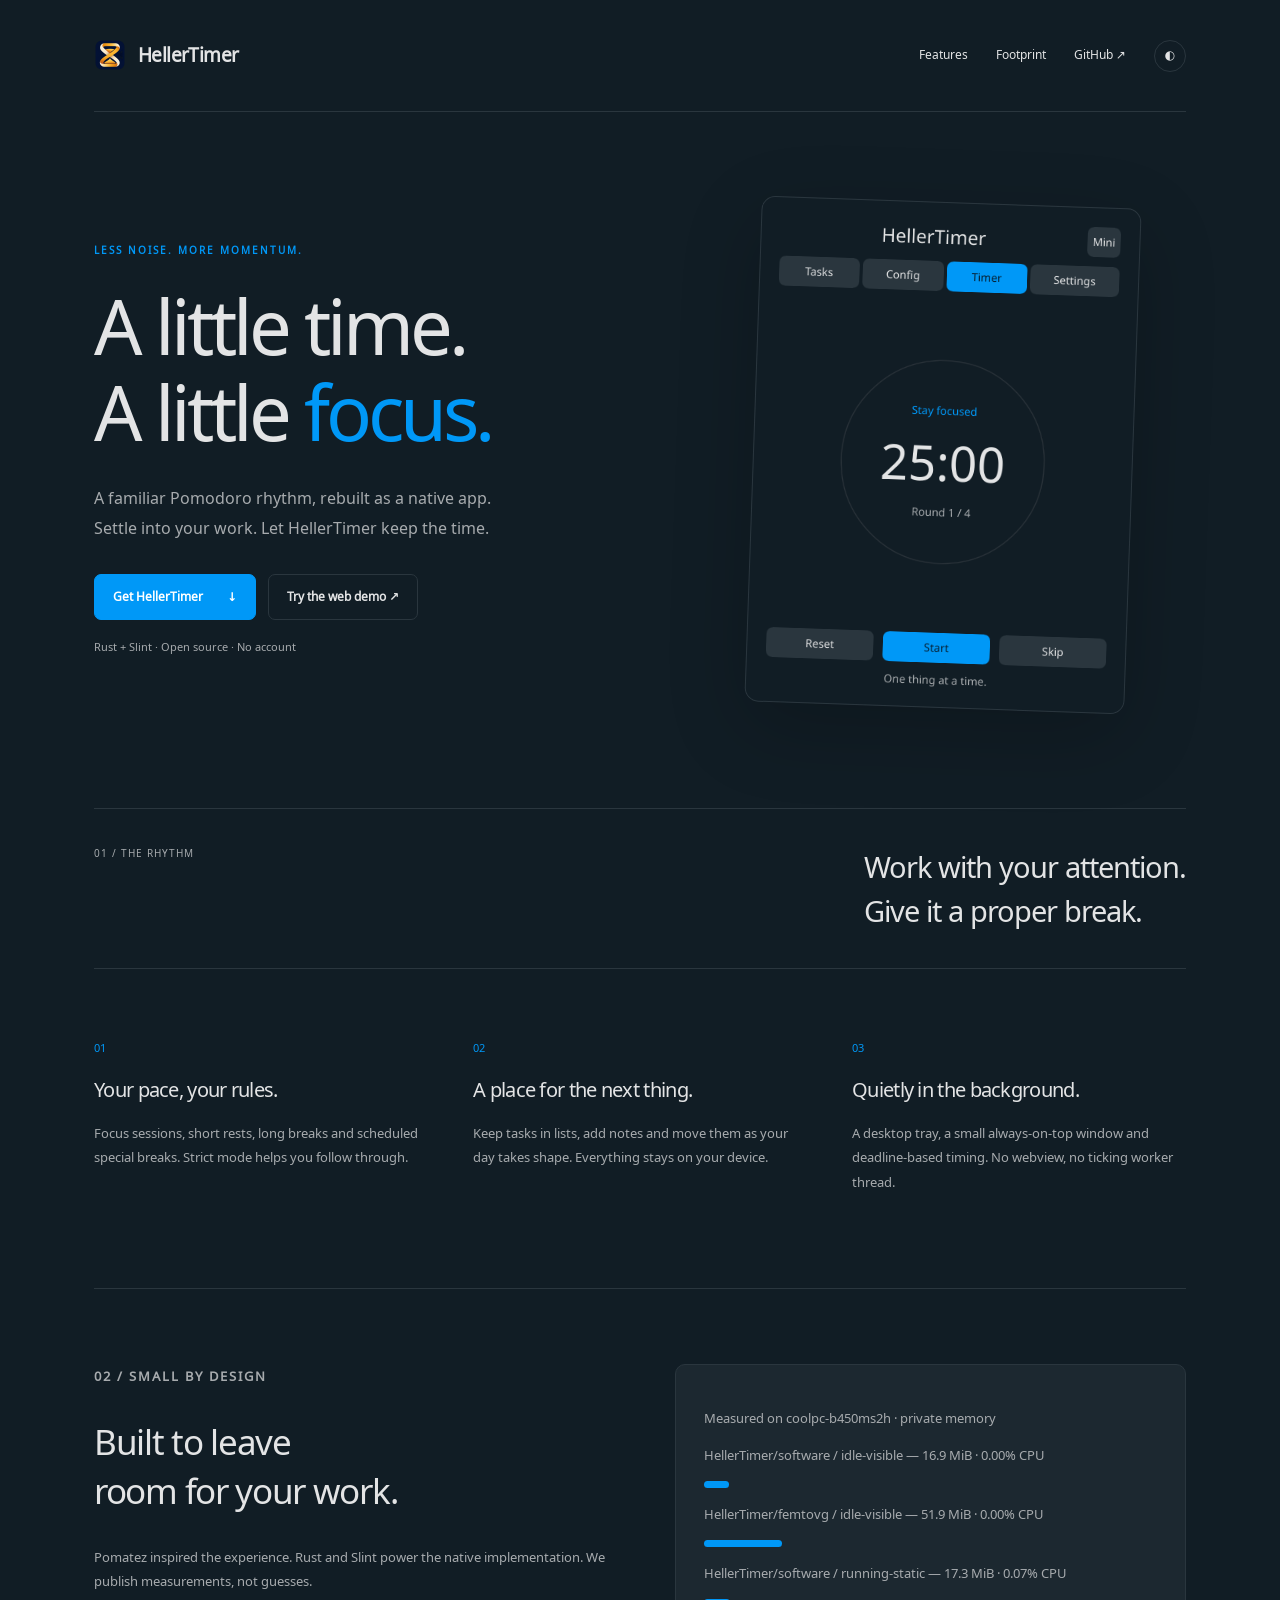
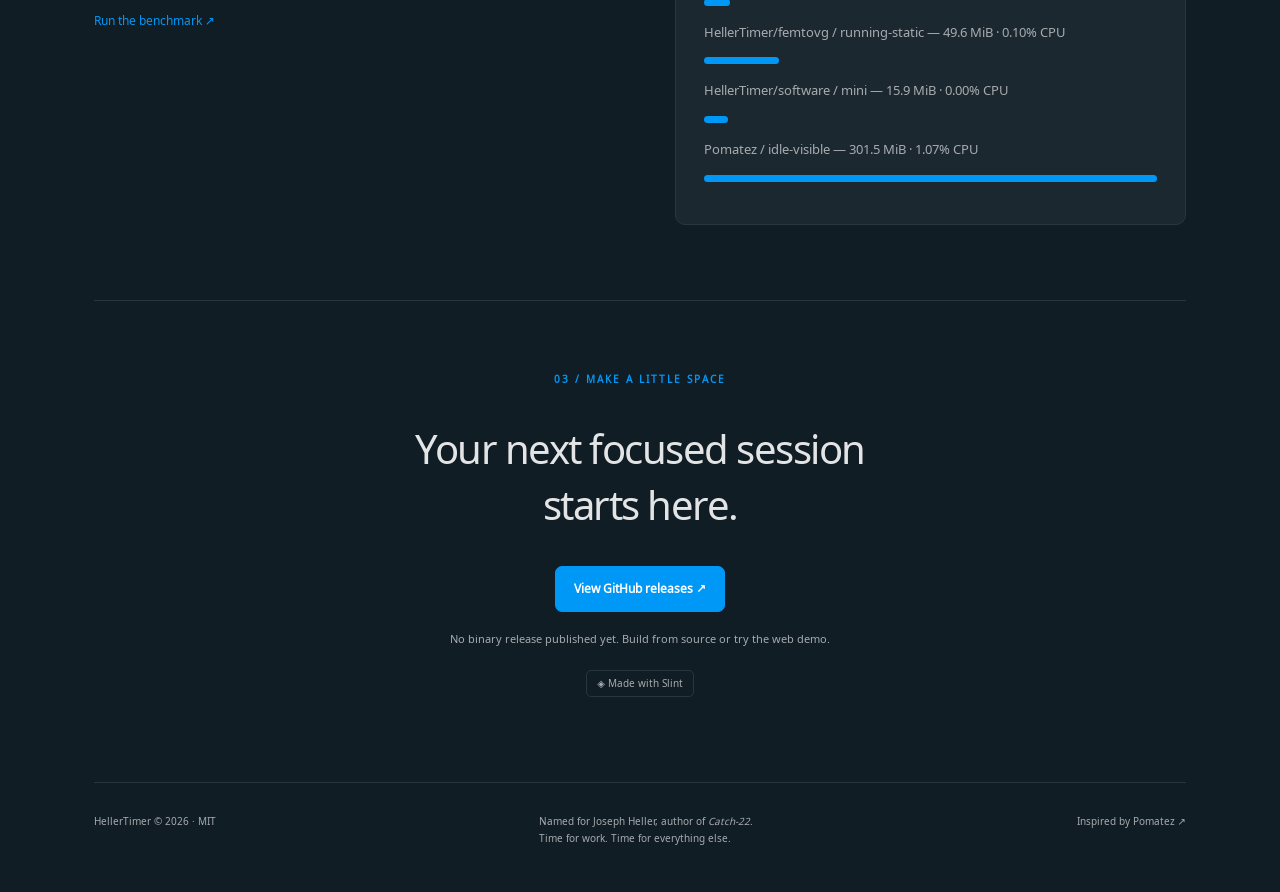
<file: site/index.html>
<!doctype html>
<html lang="en"><head><meta charset="utf-8"><meta name="viewport" content="width=device-width,initial-scale=1"><meta name="description" content="HellerTimer is a native Rust and Slint Pomodoro timer inspired by Pomatez. Make room for focused work."><meta name="theme-color" content="#111d25"><title>HellerTimer — A little time. A little focus.</title><link rel="icon" href="icon.png"><link rel="stylesheet" href="style.css"><script src="app.js" defer></script></head>
<body><div class="shell"><header><a class="brand" href="#"><img class="brand-icon" src="icon.png" width="32" height="32" alt=""> HellerTimer</a><nav><a href="#features">Features</a><a href="#footprint">Footprint</a><a href="https://github.com/hlophlopgaming/HellerTimer">GitHub ↗</a><button id="theme" aria-label="Toggle color theme">◐</button></nav></header>
<main><section class="hero"><div><p class="eyebrow">LESS NOISE. MORE MOMENTUM.</p><h1>A little time.<br>A little <em>focus.</em></h1><p class="intro">A familiar Pomodoro rhythm, rebuilt as a native app. Settle into your work. Let HellerTimer keep the time.</p><div class="actions"><a class="button primary" href="#download">Get HellerTimer <span>↓</span></a><a class="button" href="app/">Try the web demo ↗</a></div><p class="quiet">Rust + Slint · Open source · No account</p></div><div class="timer-preview"><img src="screenshot.png" width="480" height="640" alt="HellerTimer running on Linux with the dark theme"></div></section>
<section class="statement"><span>01 / THE RHYTHM</span><p>Work with your attention.<br>Give it a proper break.</p></section>
<section id="features" class="features"><article><span>01</span><h2>Your pace, your rules.</h2><p>Focus sessions, short rests, long breaks and scheduled special breaks. Strict mode helps you follow through.</p></article><article><span>02</span><h2>A place for the next thing.</h2><p>Keep tasks in lists, add notes and move them as your day takes shape. Everything stays on your device.</p></article><article><span>03</span><h2>Quietly in the background.</h2><p>A desktop tray, a small always-on-top window and deadline-based timing. No webview, no ticking worker thread.</p></article></section>
<section id="footprint" class="footprint"><div><p class="eyebrow">02 / SMALL BY DESIGN</p><h2>Built to leave<br>room for your work.</h2><p>Pomatez inspired the experience. Rust and Slint power the native implementation. We publish measurements, not guesses.</p><a href="https://github.com/hlophlopgaming/HellerTimer/tree/main/bench">Run the benchmark ↗</a></div><div id="benchmark"><p class="quiet">No benchmark published yet.</p><p>The reproducible benchmark measures the entire process tree: private memory, RSS, CPU, threads and Linux wakeups.</p></div></section>
<section id="download" class="download"><p class="eyebrow">03 / MAKE A LITTLE SPACE</p><h2>Your next focused session<br>starts here.</h2><div id="downloads" class="actions"><a class="button primary" href="https://github.com/hlophlopgaming/HellerTimer/releases">View GitHub releases ↗</a></div><p id="release-status" class="quiet">Desktop is the main experience. The web version is a demo.</p><a class="slint-badge" href="https://slint.dev">◈ Made with Slint</a></section></main>
<footer><span>HellerTimer © 2026 · MIT</span><p>Named for Joseph Heller, author of <i>Catch-22</i>.<br>Time for work. Time for everything else.</p><a href="https://github.com/zidoro/pomatez">Inspired by Pomatez ↗</a></footer></div></body></html>
</file>
<file: site/style.css>
@font-face{font-family:Noto;src:url(NotoSans-Regular.ttf);font-display:swap}*{box-sizing:border-box}html{scroll-behavior:smooth;--bg:#111d25;--surface:#1c2830;--text:#e3e4e5;--muted:#a7abae;--line:#2a363e;--accent:#0098f7;--button:#fff;color-scheme:dark}html.light{--bg:#fff;--surface:#fafafa;--text:#212121;--muted:#666;--line:#e6e6e6;--accent:#007bc7;color-scheme:light}body{background:var(--bg);color:var(--text);margin:0;font:15px/1.7 Noto,system-ui,sans-serif}a{color:inherit;text-decoration:none}button{font:inherit;color:inherit;cursor:pointer}.shell{max-width:1180px;margin:auto;padding:0 44px}header{height:112px;display:flex;align-items:center;justify-content:space-between;border-bottom:1px solid var(--line)}.brand{display:flex;align-items:center;gap:12px;font-weight:700;font-size:19px;letter-spacing:-.6px}.brand-icon{display:block;flex-shrink:0}nav{display:flex;align-items:center;gap:28px;font-size:12px}nav button{border:1px solid var(--line);border-radius:50%;background:none;width:32px;height:32px}.hero{display:grid;grid-template-columns:1.1fr 1fr;gap:70px;align-items:center;padding:90px 0 100px}.eyebrow{color:var(--accent);font-size:10px;letter-spacing:2px;font-weight:700;margin:0 0 24px}h1{font-size:clamp(48px,6vw,76px);font-weight:500;letter-spacing:-4px;line-height:1.13;margin:0 0 28px}h1 em{font-style:normal;color:var(--accent)}.intro{font-size:16px;max-width:405px;color:var(--muted);line-height:1.9}.actions{display:flex;gap:12px;flex-wrap:wrap;margin:30px 0 18px}.button{border:1px solid var(--line);border-radius:7px;padding:12px 18px;font-size:12px;font-weight:700;display:inline-flex;gap:24px;align-items:center}.primary{background:var(--accent);border-color:var(--accent);color:var(--button)}.quiet{font-size:11px;color:var(--muted)}.timer-preview{background:var(--surface);border:1px solid var(--line);padding:24px 28px 18px;border-radius:14px;box-shadow:0 24px 80px #0003;transform:rotate(2deg)}.preview-top{display:flex;justify-content:space-between;font-size:13px}.preview-top span{color:var(--muted)}.preview-tabs{display:flex;justify-content:space-between;font-size:10px;margin:24px 0 28px;color:var(--muted)}.preview-tabs strong{color:var(--accent);border-bottom:2px solid var(--accent);padding-bottom:8px}.dial{margin:auto;aspect-ratio:1;max-width:246px;border:3px solid var(--line);border-top-color:var(--accent);border-right-color:var(--accent);border-radius:50%;display:flex;align-items:center;justify-content:center;flex-direction:column;gap:12px}.dial span{font-size:12px;color:var(--accent)}.dial b{font-size:53px;font-weight:400;letter-spacing:-3px}.dial small{font-size:10px;color:var(--muted)}.preview-controls{display:flex;justify-content:center;align-items:center;gap:42px;margin:25px 0 12px}.preview-controls b{display:grid;place-items:center;background:var(--accent);color:#fff;width:44px;height:44px;border-radius:50%;font-size:15px}.preview-controls span{color:var(--muted)}.timer-preview p{text-align:center;font-size:10px;color:var(--muted)}.illustration{display:block;text-align:right;font-size:8px;color:var(--muted)}.statement{border-top:1px solid var(--line);border-bottom:1px solid var(--line);padding:36px 0;display:flex;justify-content:space-between;align-items:flex-start}.statement span{font-size:10px;color:var(--muted);letter-spacing:1px}.statement p{margin:0;font-size:29px;line-height:1.5;letter-spacing:-1px}.features{display:grid;grid-template-columns:repeat(3,1fr);gap:45px;padding:65px 0 80px}.features article>span{color:var(--accent);font-size:11px}h2{font-weight:500;letter-spacing:-.7px;font-size:20px;line-height:1.4}.features p,.footprint p{color:var(--muted);font-size:13px;line-height:1.9}.footprint{display:grid;grid-template-columns:1fr 1fr;gap:70px;border-top:1px solid var(--line);padding:75px 0}.footprint h2{font-size:35px;letter-spacing:-1.3px}.footprint a{font-size:12px;color:var(--accent)}#benchmark{align-self:center;background:var(--surface);border:1px solid var(--line);border-radius:10px;padding:28px;overflow:auto}table{border-collapse:collapse;width:100%;font-size:11px}td,th{text-align:left;padding:8px;border-bottom:1px solid var(--line)}.bar{height:7px;background:var(--accent);border-radius:4px;margin:7px 0 14px}.download{text-align:center;padding:70px 0 85px;border-top:1px solid var(--line)}.download h2{font-size:40px;letter-spacing:-1.5px}.download .actions{justify-content:center}.slint-badge{display:inline-block;font-size:10px;border:1px solid var(--line);padding:4px 10px;border-radius:5px;margin-top:10px;color:var(--muted)}footer{display:flex;justify-content:space-between;align-items:flex-start;gap:25px;border-top:1px solid var(--line);padding:30px 0 45px;color:var(--muted);font-size:10px}footer p{margin:0}a:hover{color:var(--accent)}a.primary:hover{color:#fff;filter:brightness(1.12)}a:focus-visible,button:focus-visible{outline:2px solid var(--accent);outline-offset:5px}@media(max-width:760px){.shell{padding:0 24px}header{height:82px}nav{gap:14px}nav a:nth-child(-n+2){display:none}.hero{grid-template-columns:1fr;gap:45px;padding:55px 0}h1{letter-spacing:-2.5px}.timer-preview{width:100%;max-width:380px;justify-self:center}.features{grid-template-columns:1fr;gap:20px;padding:40px 0}.statement{gap:30px}.statement p{font-size:21px}.footprint{grid-template-columns:1fr;gap:25px;padding:45px 0}.download{padding:45px 0}.download h2{font-size:30px}footer{flex-wrap:wrap}}

.timer-preview{padding:0;overflow:hidden;max-width:380px;justify-self:center}.timer-preview img{display:block;width:100%;height:auto}
</file>
